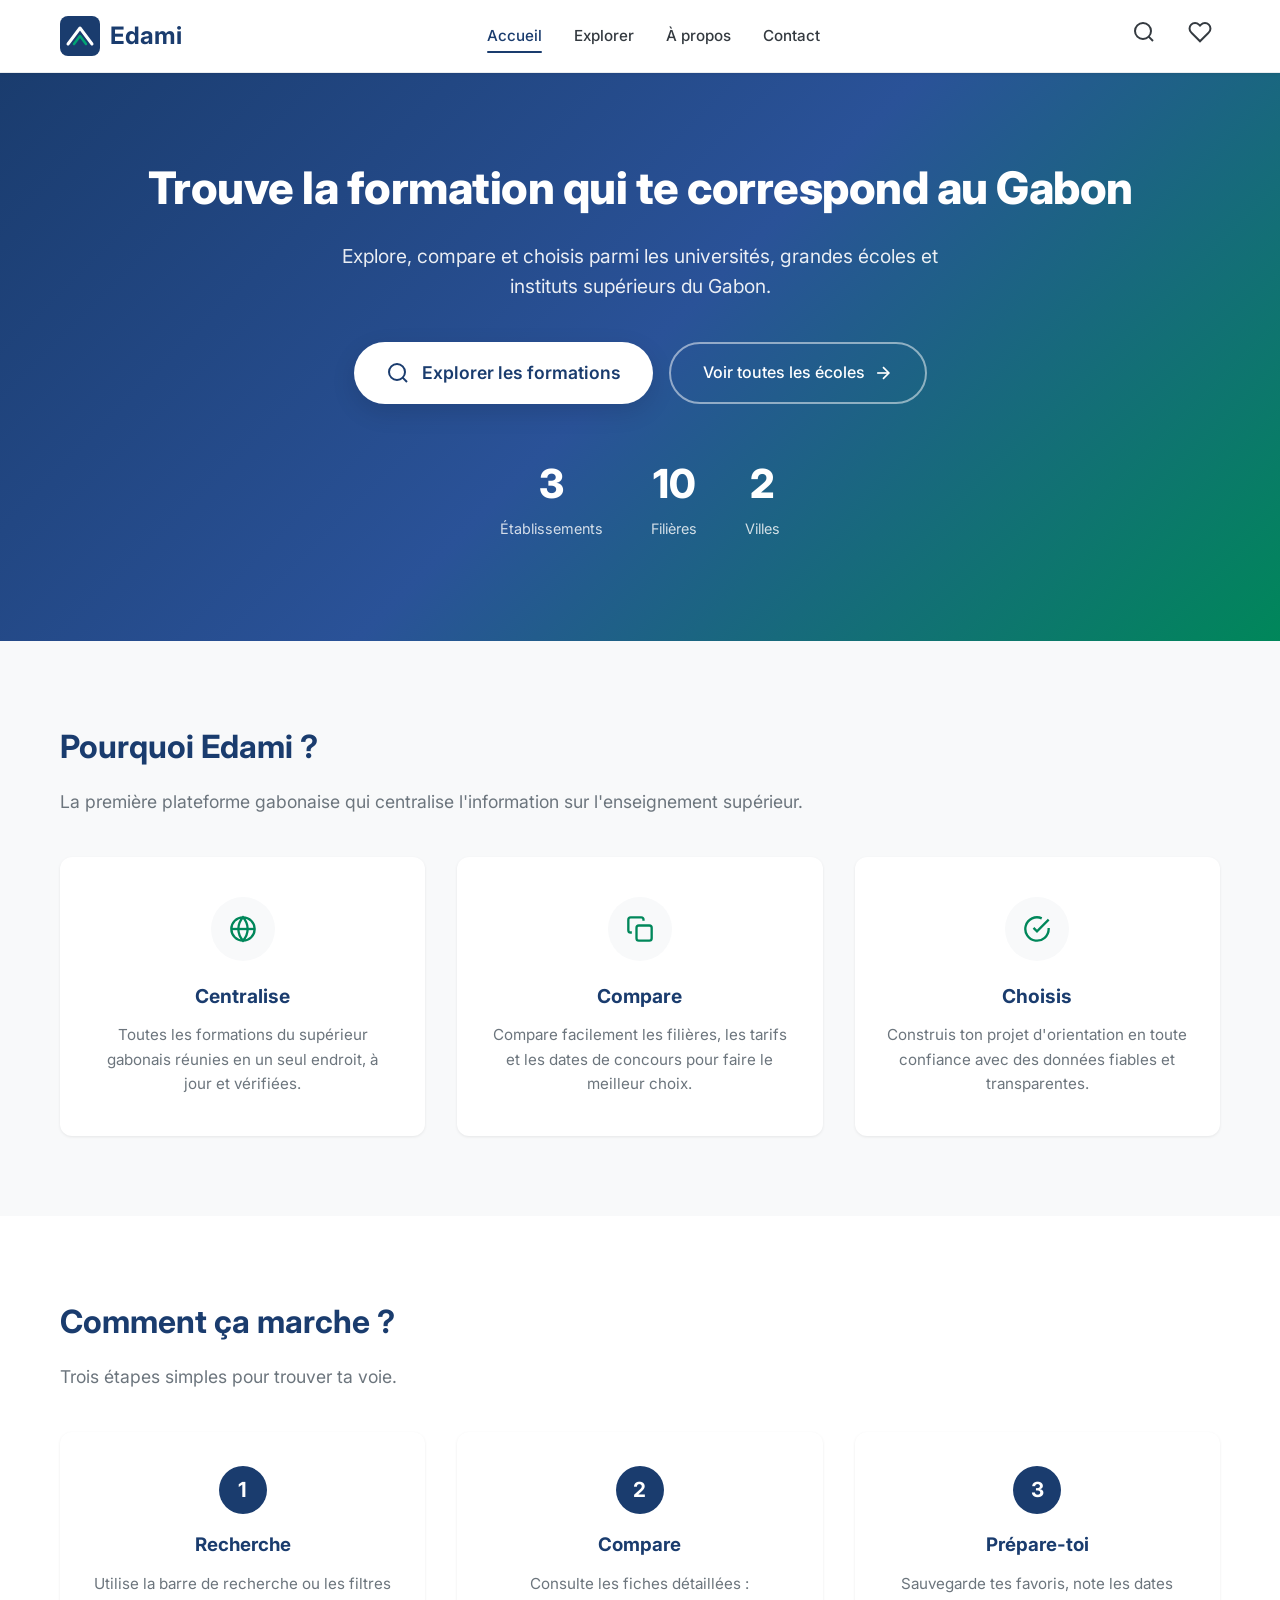
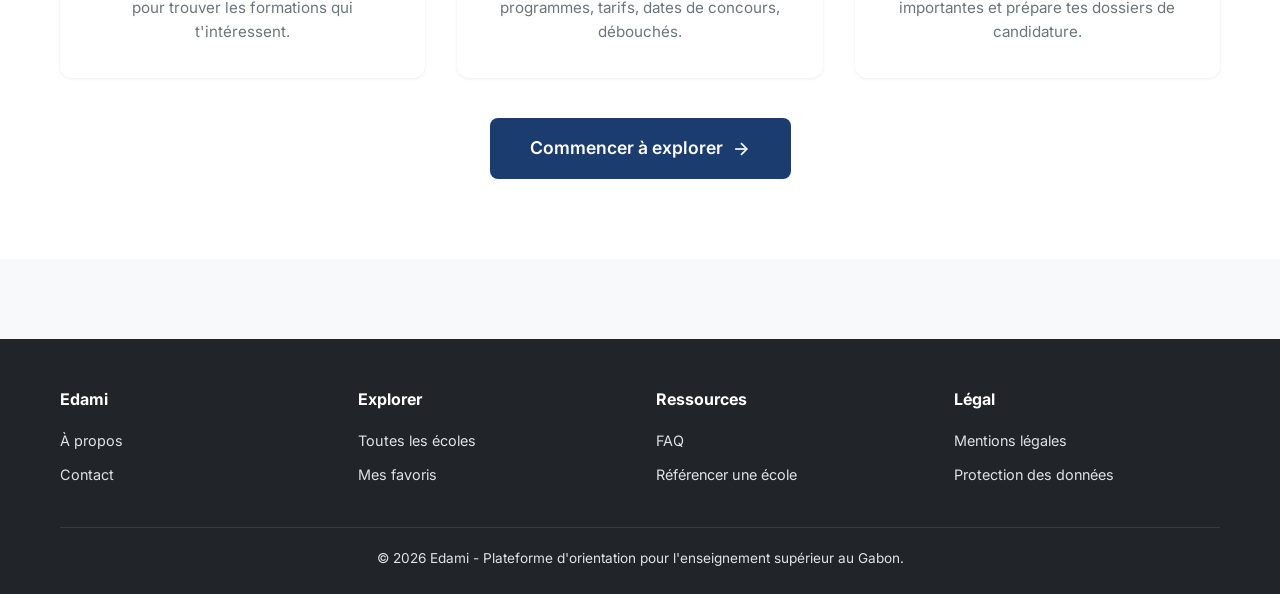
<file: index.html>
<!DOCTYPE html>
<html lang="fr">
<head>
  <meta charset="UTF-8">
  <meta name="viewport" content="width=device-width, initial-scale=1.0">
  <meta name="description" content="Edami - Trouve la formation supérieure qui te correspond au Gabon. Compare les universités, grandes écoles et instituts gabonais.">
  <title>Edami - Orientation et information sur l'enseignement supérieur au Gabon</title>
  <link rel="preconnect" href="https://fonts.googleapis.com">
  <link rel="preconnect" href="https://fonts.gstatic.com" crossorigin>
  <link href="https://fonts.googleapis.com/css2?family=Inter:wght@400;500;600;700;800&display=swap" rel="stylesheet">
  <link rel="stylesheet" href="css/style.css">
</head>
<body>
  <header>
    <div class="container">
      <a href="index.html" class="logo" aria-label="Edami - Accueil">
        <svg width="40" height="40" viewBox="0 0 40 40" fill="none">
          <rect width="40" height="40" rx="8" fill="#1a3c6e"/>
          <path d="M8 28 L20 12 L32 28" stroke="white" stroke-width="3" stroke-linecap="round" stroke-linejoin="round"/>
          <path d="M14 28 L20 20 L26 28" stroke="#00a473" stroke-width="2.5" stroke-linecap="round" stroke-linejoin="round"/>
        </svg>
        <span>Edami</span>
      </a>
      <nav>
        <ul class="nav-links" id="nav-links">
          <li><a href="index.html" class="active">Accueil</a></li>
          <li><a href="explorer.html">Explorer</a></li>
          <li><a href="a-propos.html">À propos</a></li>
          <li><a href="contact.html">Contact</a></li>
        </ul>
      </nav>
      <div class="nav-actions">
        <a href="explorer.html" class="icon-btn search-trigger" aria-label="Rechercher">
          <svg width="24" height="24" viewBox="0 0 24 24" fill="none" stroke="currentColor" stroke-width="2"><circle cx="11" cy="11" r="8"/><line x1="21" y1="21" x2="16.65" y2="16.65"/></svg>
        </a>
        <a href="sauvegarde.html" class="icon-btn" aria-label="Favoris sauvegardés">
          <svg width="24" height="24" viewBox="0 0 24 24" fill="none" stroke="currentColor" stroke-width="2"><path d="M20.84 4.61a5.5 5.5 0 0 0-7.78 0L12 5.67l-1.06-1.06a5.5 5.5 0 0 0-7.78 7.78l1.06 1.06L12 21.23l7.78-7.78 1.06-1.06a5.5 5.5 0 0 0 0-7.78z"/></svg>
          <span class="badge fav-badge">0</span>
        </a>
        <button class="hamburger" id="hamburger-btn" aria-label="Menu">
          <svg width="24" height="24" viewBox="0 0 24 24" fill="none" stroke="currentColor" stroke-width="2"><line x1="3" y1="6" x2="21" y2="6"/><line x1="3" y1="12" x2="21" y2="12"/><line x1="3" y1="18" x2="21" y2="18"/></svg>
        </button>
      </div>
    </div>
  </header>

  <main>
    <!-- Section Héro -->
    <section class="hero">
      <div class="container">
        <h1>Trouve la formation qui te correspond au Gabon</h1>
        <p>Explore, compare et choisis parmi les universités, grandes écoles et instituts supérieurs du Gabon.</p>
        <div class="hero-actions">
          <a href="explorer.html" class="btn btn-hero">
            <svg width="24" height="24" viewBox="0 0 24 24" fill="none" stroke="currentColor" stroke-width="2"><circle cx="11" cy="11" r="8"/><line x1="21" y1="21" x2="16.65" y2="16.65"/></svg>
            Explorer les formations
          </a>
          <a href="explorer.html" class="btn btn-hero-secondary">
            Voir toutes les écoles
            <svg width="20" height="20" viewBox="0 0 24 24" fill="none" stroke="currentColor" stroke-width="2"><line x1="5" y1="12" x2="19" y2="12"/><polyline points="12 5 19 12 12 19"/></svg>
          </a>
        </div>
        <div class="hero-stats">
          <div class="stat-item">
            <span class="stat-number" id="ecoles-count">3</span>
            <span class="stat-label">Établissements</span>
          </div>
          <div class="stat-item">
            <span class="stat-number" id="filieres-count">10</span>
            <span class="stat-label">Filières</span>
          </div>
          <div class="stat-item">
            <span class="stat-number">2</span>
            <span class="stat-label">Villes</span>
          </div>
        </div>
      </div>
    </section>

    <!-- Pourquoi Edami ? -->
    <section class="section" id="pourquoi">
      <div class="container">
        <h2 class="section-title">Pourquoi Edami ?</h2>
        <p class="section-subtitle">La première plateforme gabonaise qui centralise l'information sur l'enseignement supérieur.</p>
        <div class="features-grid">
          <div class="feature-card">
            <div class="feature-icon">
              <svg width="28" height="28" viewBox="0 0 24 24" fill="none" stroke="currentColor" stroke-width="2"><circle cx="12" cy="12" r="10"/><line x1="2" y1="12" x2="22" y2="12"/><path d="M12 2a15.3 15.3 0 0 1 4 10 15.3 15.3 0 0 1-4 10 15.3 15.3 0 0 1-4-10 15.3 15.3 0 0 1 4-10z"/></svg>
            </div>
            <h3>Centralise</h3>
            <p>Toutes les formations du supérieur gabonais réunies en un seul endroit, à jour et vérifiées.</p>
          </div>
          <div class="feature-card">
            <div class="feature-icon">
              <svg width="28" height="28" viewBox="0 0 24 24" fill="none" stroke="currentColor" stroke-width="2"><rect x="9" y="9" width="13" height="13" rx="2" ry="2"/><path d="M5 15H4a2 2 0 0 1-2-2V4a2 2 0 0 1 2-2h9a2 2 0 0 1 2 2v1"/></svg>
            </div>
            <h3>Compare</h3>
            <p>Compare facilement les filières, les tarifs et les dates de concours pour faire le meilleur choix.</p>
          </div>
          <div class="feature-card">
            <div class="feature-icon">
              <svg width="28" height="28" viewBox="0 0 24 24" fill="none" stroke="currentColor" stroke-width="2"><path d="M22 11.08V12a10 10 0 1 1-5.93-9.14"/><polyline points="22 4 12 14.01 9 11.01"/></svg>
            </div>
            <h3>Choisis</h3>
            <p>Construis ton projet d'orientation en toute confiance avec des données fiables et transparentes.</p>
          </div>
        </div>
      </div>
    </section>

    <!-- Comment ça marche -->
    <section class="section" style="background: var(--white);">
      <div class="container">
        <h2 class="section-title">Comment ça marche ?</h2>
        <p class="section-subtitle">Trois étapes simples pour trouver ta voie.</p>
        <div class="steps-grid">
          <div class="step-card">
            <div class="step-number">1</div>
            <h3>Recherche</h3>
            <p>Utilise la barre de recherche ou les filtres pour trouver les formations qui t'intéressent.</p>
          </div>
          <div class="step-card">
            <div class="step-number">2</div>
            <h3>Compare</h3>
            <p>Consulte les fiches détaillées : programmes, tarifs, dates de concours, débouchés.</p>
          </div>
          <div class="step-card">
            <div class="step-number">3</div>
            <h3>Prépare-toi</h3>
            <p>Sauvegarde tes favoris, note les dates importantes et prépare tes dossiers de candidature.</p>
          </div>
        </div>
        <div style="text-align: center; margin-top: 40px;">
          <a href="explorer.html" class="btn btn-primary" style="font-size: 1.1rem; padding: 16px 40px;">
            Commencer à explorer
            <svg width="20" height="20" viewBox="0 0 24 24" fill="none" stroke="currentColor" stroke-width="2"><line x1="5" y1="12" x2="19" y2="12"/><polyline points="12 5 19 12 12 19"/></svg>
          </a>
        </div>
      </div>
    </section>
  </main>

  <footer>
    <div class="container">
      <div class="footer-grid">
        <div class="footer-col">
          <h4>Edami</h4>
          <ul>
            <li><a href="a-propos.html">À propos</a></li>
            <li><a href="contact.html">Contact</a></li>
          </ul>
        </div>
        <div class="footer-col">
          <h4>Explorer</h4>
          <ul>
            <li><a href="explorer.html">Toutes les écoles</a></li>
            <li><a href="sauvegarde.html">Mes favoris</a></li>
          </ul>
        </div>
        <div class="footer-col">
          <h4>Ressources</h4>
          <ul>
            <li><a href="contact.html#faq">FAQ</a></li>
            <li><a href="contact.html#referencement">Référencer une école</a></li>
          </ul>
        </div>
        <div class="footer-col">
          <h4>Légal</h4>
          <ul>
            <li><a href="#">Mentions légales</a></li>
            <li><a href="#">Protection des données</a></li>
          </ul>
        </div>
      </div>
      <div class="footer-bottom">
        <p>© 2026 Edami - Plateforme d'orientation pour l'enseignement supérieur au Gabon.</p>
      </div>
    </div>
  </footer>

  <script src="js/data-loader.js"></script>
  <script src="js/favorites.js"></script>
  <script src="js/main.js"></script>
</body>
</html>
</file>
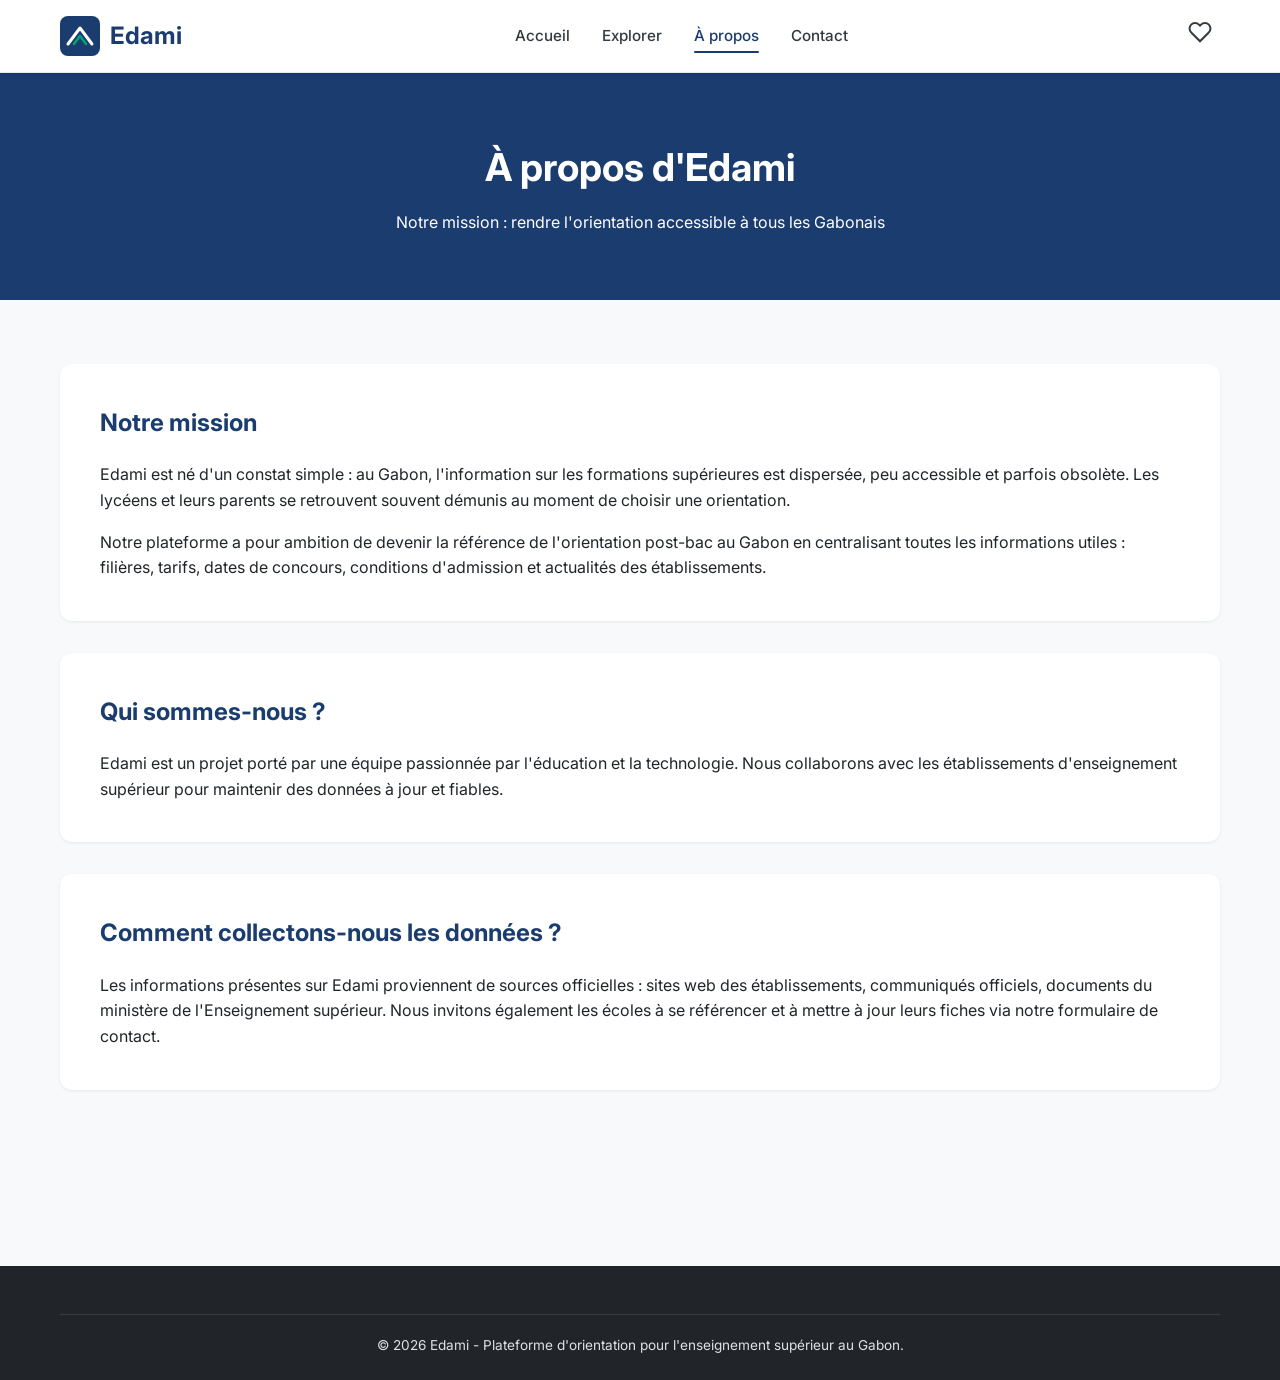
<file: a-propos.html>
<!DOCTYPE html>
<html lang="fr">
<head>
  <meta charset="UTF-8">
  <meta name="viewport" content="width=device-width, initial-scale=1.0">
  <meta name="description" content="Découvrez la mission d'Edami, la plateforme qui centralise l'information sur l'enseignement supérieur au Gabon.">
  <title>À propos - Edami</title>
  <link rel="preconnect" href="https://fonts.googleapis.com">
  <link rel="preconnect" href="https://fonts.gstatic.com" crossorigin>
  <link href="https://fonts.googleapis.com/css2?family=Inter:wght@400;500;600;700;800&display=swap" rel="stylesheet">
  <link rel="stylesheet" href="css/style.css">
</head>
<body>
  <header>
    <div class="container">
      <a href="index.html" class="logo" aria-label="Edami - Accueil">
        <svg width="40" height="40" viewBox="0 0 40 40" fill="none">
          <rect width="40" height="40" rx="8" fill="#1a3c6e"/>
          <path d="M8 28 L20 12 L32 28" stroke="white" stroke-width="3" stroke-linecap="round" stroke-linejoin="round"/>
          <path d="M14 28 L20 20 L26 28" stroke="#00a473" stroke-width="2.5" stroke-linecap="round" stroke-linejoin="round"/>
        </svg>
        <span>Edami</span>
      </a>
      <nav>
        <ul class="nav-links" id="nav-links">
          <li><a href="index.html">Accueil</a></li>
          <li><a href="index.html#explorer">Explorer</a></li>
          <li><a href="a-propos.html" class="active">À propos</a></li>
          <li><a href="contact.html">Contact</a></li>
        </ul>
      </nav>
      <div class="nav-actions">
        <a href="sauvegarde.html" class="icon-btn" aria-label="Favoris sauvegardés">
          <svg width="24" height="24" viewBox="0 0 24 24" fill="none" stroke="currentColor" stroke-width="2"><path d="M20.84 4.61a5.5 5.5 0 0 0-7.78 0L12 5.67l-1.06-1.06a5.5 5.5 0 0 0-7.78 7.78l1.06 1.06L12 21.23l7.78-7.78 1.06-1.06a5.5 5.5 0 0 0 0-7.78z"/></svg>
          <span class="badge fav-badge">0</span>
        </a>
      </div>
    </div>
  </header>

  <main>
    <div class="page-header">
      <h1>À propos d'Edami</h1>
      <p>Notre mission : rendre l'orientation accessible à tous les Gabonais</p>
    </div>
    
    <section class="page-content">
      <div class="container">
        <div class="content-block">
          <h2>Notre mission</h2>
          <p>Edami est né d'un constat simple : au Gabon, l'information sur les formations supérieures est dispersée, peu accessible et parfois obsolète. Les lycéens et leurs parents se retrouvent souvent démunis au moment de choisir une orientation.</p>
          <p style="margin-top: 16px;">Notre plateforme a pour ambition de devenir la référence de l'orientation post-bac au Gabon en centralisant toutes les informations utiles : filières, tarifs, dates de concours, conditions d'admission et actualités des établissements.</p>
        </div>

        <div class="content-block">
          <h2>Qui sommes-nous ?</h2>
          <p>Edami est un projet porté par une équipe passionnée par l'éducation et la technologie. Nous collaborons avec les établissements d'enseignement supérieur pour maintenir des données à jour et fiables.</p>
        </div>

        <div class="content-block">
          <h2>Comment collectons-nous les données ?</h2>
          <p>Les informations présentes sur Edami proviennent de sources officielles : sites web des établissements, communiqués officiels, documents du ministère de l'Enseignement supérieur. Nous invitons également les écoles à se référencer et à mettre à jour leurs fiches via notre formulaire de contact.</p>
        </div>
      </div>
    </section>
  </main>

  <footer>
    <div class="container">
      <div class="footer-bottom">
        <p>© 2026 Edami - Plateforme d'orientation pour l'enseignement supérieur au Gabon.</p>
      </div>
    </div>
  </footer>

  <script src="js/data-loader.js"></script>
  <script src="js/favorites.js"></script>
  <script src="js/main.js"></script>
</body>
</html>
</file>
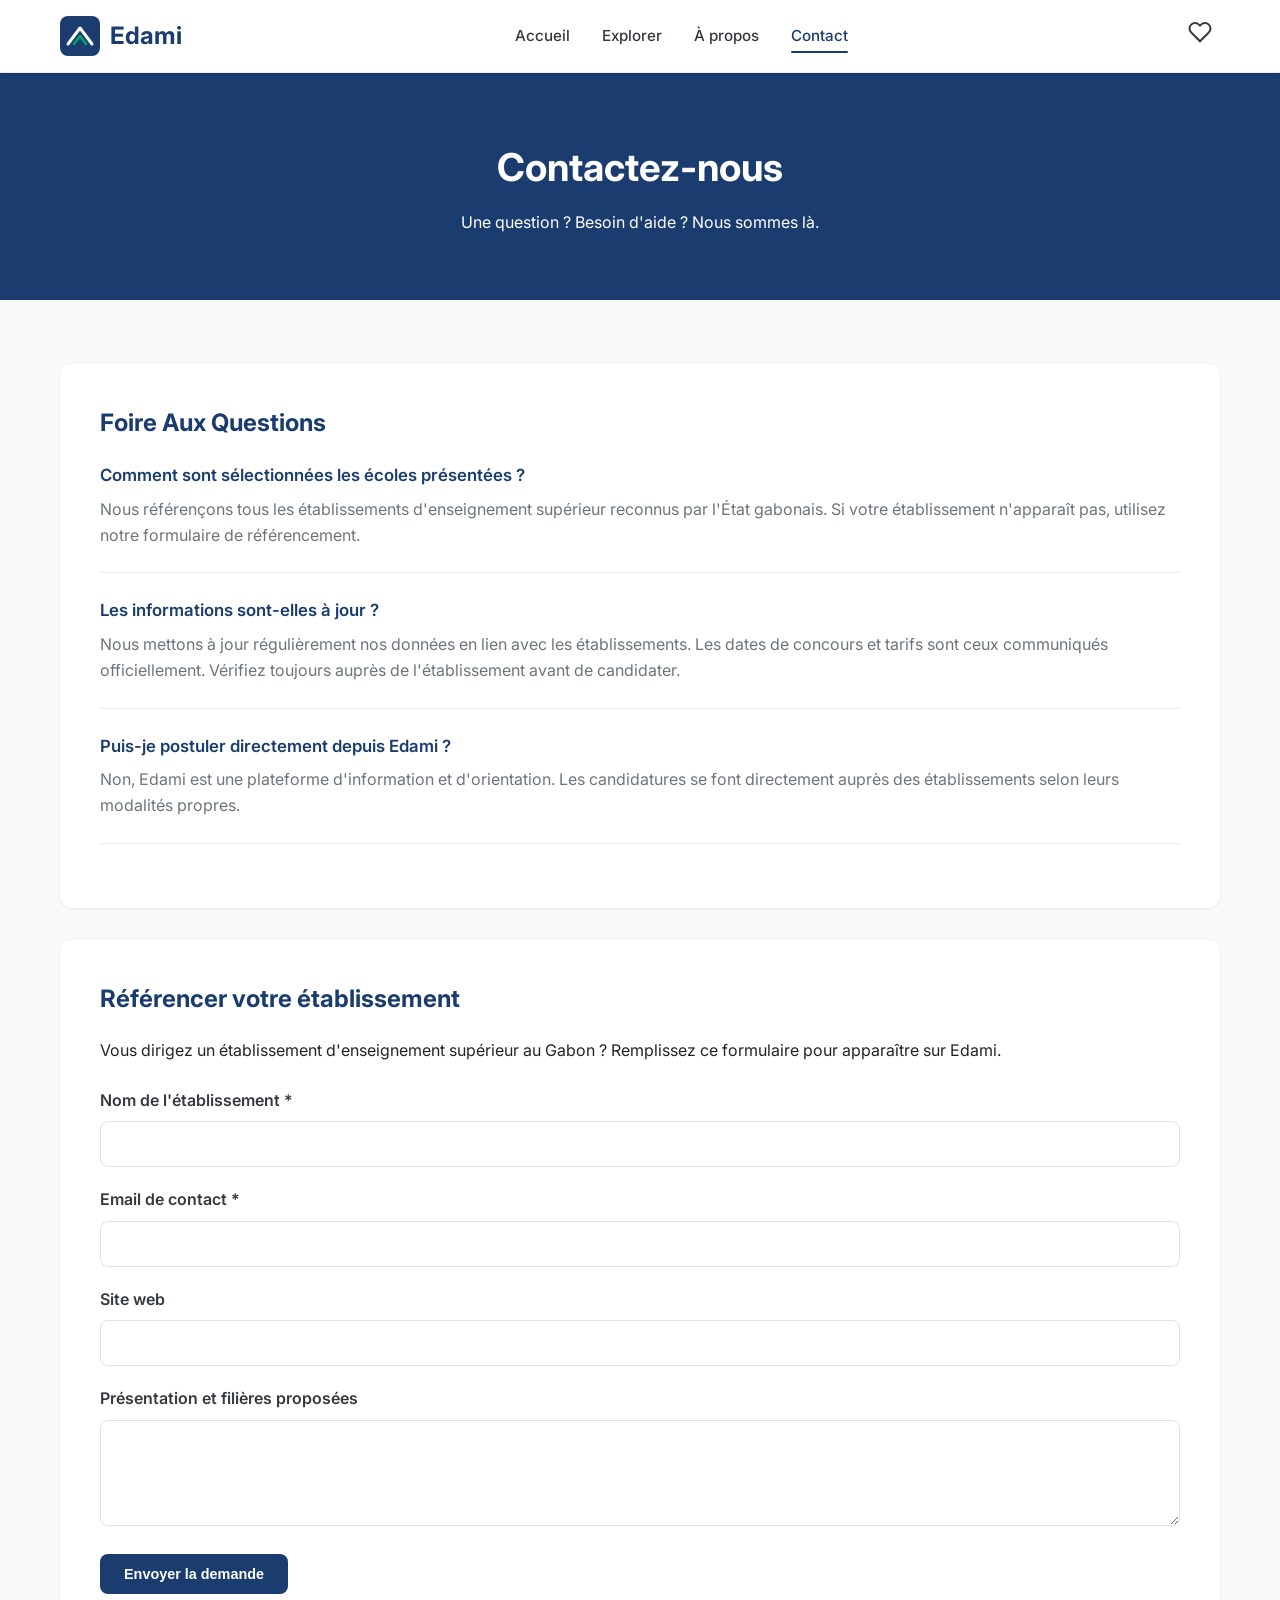
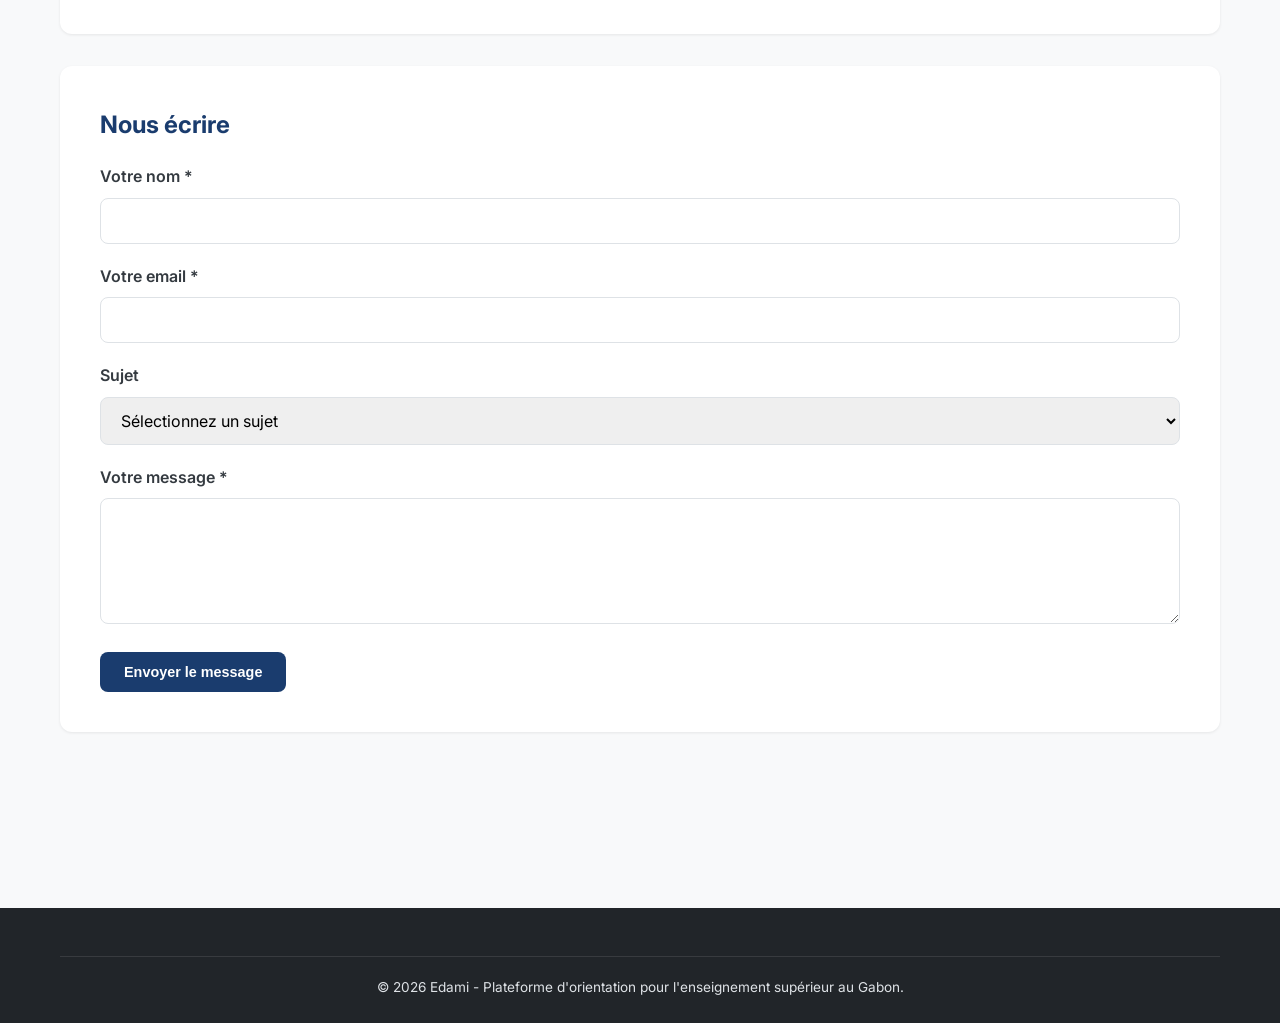
<file: contact.html>
<!DOCTYPE html>
<html lang="fr">
<head>
  <meta charset="UTF-8">
  <meta name="viewport" content="width=device-width, initial-scale=1.0">
  <meta name="description" content="Contactez l'équipe Edami, consultez notre FAQ ou référencez votre établissement.">
  <title>Contact - Edami</title>
  <link rel="preconnect" href="https://fonts.googleapis.com">
  <link rel="preconnect" href="https://fonts.gstatic.com" crossorigin>
  <link href="https://fonts.googleapis.com/css2?family=Inter:wght@400;500;600;700;800&display=swap" rel="stylesheet">
  <link rel="stylesheet" href="css/style.css">
</head>
<body>
  <header>
    <div class="container">
      <a href="index.html" class="logo" aria-label="Edami - Accueil">
        <svg width="40" height="40" viewBox="0 0 40 40" fill="none">
          <rect width="40" height="40" rx="8" fill="#1a3c6e"/>
          <path d="M8 28 L20 12 L32 28" stroke="white" stroke-width="3" stroke-linecap="round" stroke-linejoin="round"/>
          <path d="M14 28 L20 20 L26 28" stroke="#00a473" stroke-width="2.5" stroke-linecap="round" stroke-linejoin="round"/>
        </svg>
        <span>Edami</span>
      </a>
      <nav>
        <ul class="nav-links" id="nav-links">
          <li><a href="index.html">Accueil</a></li>
          <li><a href="index.html#explorer">Explorer</a></li>
          <li><a href="a-propos.html">À propos</a></li>
          <li><a href="contact.html" class="active">Contact</a></li>
        </ul>
      </nav>
      <div class="nav-actions">
        <a href="sauvegarde.html" class="icon-btn" aria-label="Favoris sauvegardés">
          <svg width="24" height="24" viewBox="0 0 24 24" fill="none" stroke="currentColor" stroke-width="2"><path d="M20.84 4.61a5.5 5.5 0 0 0-7.78 0L12 5.67l-1.06-1.06a5.5 5.5 0 0 0-7.78 7.78l1.06 1.06L12 21.23l7.78-7.78 1.06-1.06a5.5 5.5 0 0 0 0-7.78z"/></svg>
          <span class="badge fav-badge">0</span>
        </a>
      </div>
    </div>
  </header>

  <main>
    <div class="page-header">
      <h1>Contactez-nous</h1>
      <p>Une question ? Besoin d'aide ? Nous sommes là.</p>
    </div>
    
    <section class="page-content">
      <div class="container">
        <div class="content-block" id="faq">
          <h2>Foire Aux Questions</h2>
          
          <div class="faq-item">
            <p class="faq-question">Comment sont sélectionnées les écoles présentées ?</p>
            <p class="faq-answer">Nous référençons tous les établissements d'enseignement supérieur reconnus par l'État gabonais. Si votre établissement n'apparaît pas, utilisez notre formulaire de référencement.</p>
          </div>
          
          <div class="faq-item">
            <p class="faq-question">Les informations sont-elles à jour ?</p>
            <p class="faq-answer">Nous mettons à jour régulièrement nos données en lien avec les établissements. Les dates de concours et tarifs sont ceux communiqués officiellement. Vérifiez toujours auprès de l'établissement avant de candidater.</p>
          </div>
          
          <div class="faq-item">
            <p class="faq-question">Puis-je postuler directement depuis Edami ?</p>
            <p class="faq-answer">Non, Edami est une plateforme d'information et d'orientation. Les candidatures se font directement auprès des établissements selon leurs modalités propres.</p>
          </div>
        </div>

        <div class="content-block" id="referencement">
          <h2>Référencer votre établissement</h2>
          <p style="margin-bottom: 24px;">Vous dirigez un établissement d'enseignement supérieur au Gabon ? Remplissez ce formulaire pour apparaître sur Edami.</p>
          
          <form id="referencement-form">
            <div class="form-group">
              <label for="nom-etablissement">Nom de l'établissement *</label>
              <input type="text" id="nom-etablissement" required>
            </div>
            <div class="form-group">
              <label for="email-contact">Email de contact *</label>
              <input type="email" id="email-contact" required>
            </div>
            <div class="form-group">
              <label for="site-web">Site web</label>
              <input type="url" id="site-web">
            </div>
            <div class="form-group">
              <label for="message-ref">Présentation et filières proposées</label>
              <textarea id="message-ref" rows="4"></textarea>
            </div>
            <button type="submit" class="btn btn-primary">Envoyer la demande</button>
          </form>
        </div>

        <div class="content-block">
          <h2>Nous écrire</h2>
          <form id="contact-form">
            <div class="form-group">
              <label for="nom">Votre nom *</label>
              <input type="text" id="nom" required>
            </div>
            <div class="form-group">
              <label for="email">Votre email *</label>
              <input type="email" id="email" required>
            </div>
            <div class="form-group">
              <label for="sujet">Sujet</label>
              <select id="sujet">
                <option value="">Sélectionnez un sujet</option>
                <option value="question">Question générale</option>
                <option value="bug">Signaler un problème</option>
                <option value="suggestion">Suggestion d'amélioration</option>
              </select>
            </div>
            <div class="form-group">
              <label for="message">Votre message *</label>
              <textarea id="message" rows="5" required></textarea>
            </div>
            <button type="submit" class="btn btn-primary">Envoyer le message</button>
          </form>
        </div>
      </div>
    </section>
  </main>

  <footer>
    <div class="container">
      <div class="footer-bottom">
        <p>© 2026 Edami - Plateforme d'orientation pour l'enseignement supérieur au Gabon.</p>
      </div>
    </div>
  </footer>

  <script>
    // Gestion simple des formulaires
    document.getElementById('contact-form')?.addEventListener('submit', function(e) {
      e.preventDefault();
      alert('Merci pour votre message ! Nous vous répondrons dans les plus brefs délais.');
      this.reset();
    });
    
    document.getElementById('referencement-form')?.addEventListener('submit', function(e) {
      e.preventDefault();
      alert('Merci pour votre demande de référencement ! Notre équipe vous contactera sous 48h.');
      this.reset();
    });
  </script>
  <script src="js/data-loader.js"></script>
  <script src="js/favorites.js"></script>
  <script src="js/main.js"></script>
</body>
</html>
</file>
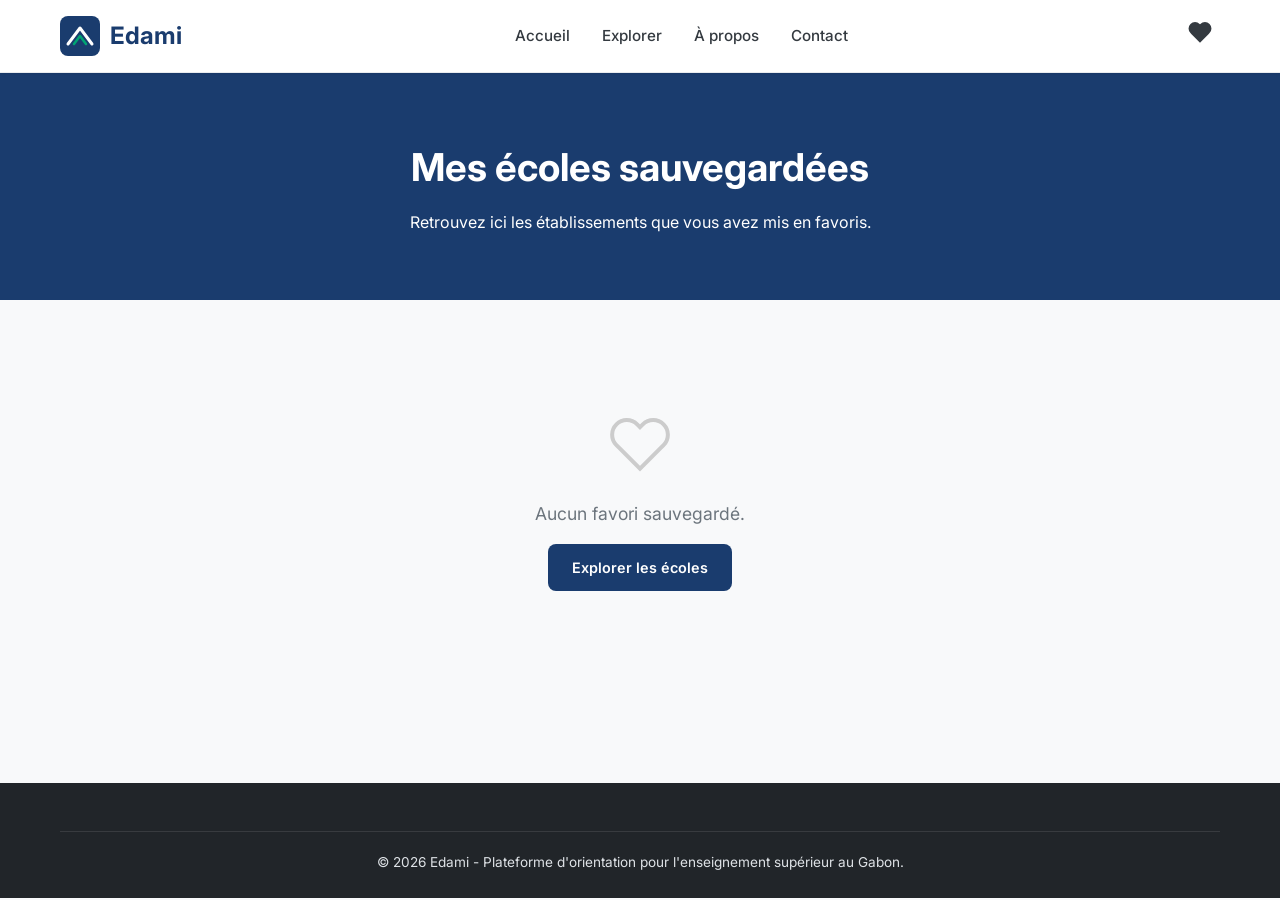
<file: sauvegarde.html>
<!DOCTYPE html>
<html lang="fr">
<head>
  <meta charset="UTF-8">
  <meta name="viewport" content="width=device-width, initial-scale=1.0">
  <meta name="description" content="Consultez vos établissements sauvegardés sur Edami et comparez leurs formations.">
  <title>Mes favoris - Edami</title>
  <link rel="preconnect" href="https://fonts.googleapis.com">
  <link rel="preconnect" href="https://fonts.gstatic.com" crossorigin>
  <link href="https://fonts.googleapis.com/css2?family=Inter:wght@400;500;600;700;800&display=swap" rel="stylesheet">
  <link rel="stylesheet" href="css/style.css">
</head>
<body>
  <header>
    <div class="container">
      <a href="index.html" class="logo" aria-label="Edami - Accueil">
        <svg width="40" height="40" viewBox="0 0 40 40" fill="none">
          <rect width="40" height="40" rx="8" fill="#1a3c6e"/>
          <path d="M8 28 L20 12 L32 28" stroke="white" stroke-width="3" stroke-linecap="round" stroke-linejoin="round"/>
          <path d="M14 28 L20 20 L26 28" stroke="#00a473" stroke-width="2.5" stroke-linecap="round" stroke-linejoin="round"/>
        </svg>
        <span>Edami</span>
      </a>
      <nav>
        <ul class="nav-links" id="nav-links">
          <li><a href="index.html">Accueil</a></li>
          <li><a href="index.html#explorer">Explorer</a></li>
          <li><a href="a-propos.html">À propos</a></li>
          <li><a href="contact.html">Contact</a></li>
        </ul>
      </nav>
      <div class="nav-actions">
        <a href="sauvegarde.html" class="icon-btn" aria-label="Favoris sauvegardés">
          <svg width="24" height="24" viewBox="0 0 24 24" fill="currentColor" stroke="currentColor" stroke-width="2"><path d="M20.84 4.61a5.5 5.5 0 0 0-7.78 0L12 5.67l-1.06-1.06a5.5 5.5 0 0 0-7.78 7.78l1.06 1.06L12 21.23l7.78-7.78 1.06-1.06a5.5 5.5 0 0 0 0-7.78z"/></svg>
          <span class="badge fav-badge">0</span>
        </a>
      </div>
    </div>
  </header>

  <main>
    <div class="page-header">
      <h1>Mes écoles sauvegardées</h1>
      <p>Retrouvez ici les établissements que vous avez mis en favoris.</p>
    </div>
    
    <section class="page-content">
      <div class="container">
        <div class="ecoles-grid" id="favorites-list">
          <!-- Chargement dynamique -->
        </div>
      </div>
    </section>
  </main>

  <footer>
    <div class="container">
      <div class="footer-bottom">
        <p>© 2026 Edami - Plateforme d'orientation pour l'enseignement supérieur au Gabon.</p>
      </div>
    </div>
  </footer>

  <script src="js/data-loader.js"></script>
  <script src="js/favorites.js"></script>
  <script src="js/search-filters.js"></script>
  <script src="js/main.js"></script>
</body>
</html>
</file>
<file: css/style.css>
/* ==========================================
   EDAMI - Variables et Reset
   ========================================== */
:root {
  --primary: #1a3c6e;
  --primary-light: #2a5298;
  --secondary: #00875a;
  --secondary-light: #00a473;
  --accent: #f5a623;
  --gray-50: #f8f9fa;
  --gray-100: #f1f3f5;
  --gray-200: #e9ecef;
  --gray-300: #dee2e6;
  --gray-600: #6c757d;
  --gray-800: #343a40;
  --gray-900: #212529;
  --white: #ffffff;
  --shadow-sm: 0 1px 3px rgba(0,0,0,0.08);
  --shadow-md: 0 4px 12px rgba(0,0,0,0.1);
  --shadow-lg: 0 8px 24px rgba(0,0,0,0.12);
  --radius-sm: 8px;
  --radius-md: 12px;
  --radius-lg: 16px;
  --transition: 0.2s ease;
  --font-main: 'Inter', system-ui, -apple-system, sans-serif;
}

* {
  margin: 0;
  padding: 0;
  box-sizing: border-box;
}

html {
  scroll-behavior: smooth;
  scroll-padding-top: 80px;
}

body {
  font-family: var(--font-main);
  color: var(--gray-900);
  background: var(--gray-50);
  line-height: 1.6;
  -webkit-font-smoothing: antialiased;
}

img {
  max-width: 100%;
  height: auto;
}

a {
  color: var(--primary);
  text-decoration: none;
  transition: var(--transition);
}

a:hover {
  color: var(--primary-light);
}

.container {
  max-width: 1200px;
  margin: 0 auto;
  padding: 0 20px;
}

/* ==========================================
   HEADER & NAVIGATION
   ========================================== */
header {
  background: var(--white);
  border-bottom: 1px solid var(--gray-200);
  position: sticky;
  top: 0;
  z-index: 1000;
  box-shadow: var(--shadow-sm);
}

header .container {
  display: flex;
  align-items: center;
  justify-content: space-between;
  height: 72px;
}

.logo {
  display: flex;
  align-items: center;
  gap: 10px;
  font-weight: 700;
  font-size: 1.5rem;
  color: var(--primary);
}

.logo img {
  height: 40px;
  width: auto;
}

.nav-links {
  display: flex;
  align-items: center;
  gap: 32px;
  list-style: none;
}

.nav-links a {
  color: var(--gray-800);
  font-weight: 500;
  font-size: 0.95rem;
  position: relative;
  padding: 8px 0;
}

.nav-links a:hover,
.nav-links a.active {
  color: var(--primary);
}

.nav-links a.active::after {
  content: '';
  position: absolute;
  bottom: 0;
  left: 0;
  width: 100%;
  height: 2px;
  background: var(--primary);
  border-radius: 2px;
}

.nav-actions {
  display: flex;
  align-items: center;
  gap: 16px;
}

.icon-btn {
  background: none;
  border: none;
  cursor: pointer;
  padding: 8px;
  border-radius: 50%;
  color: var(--gray-800);
  transition: var(--transition);
  position: relative;
}

.icon-btn:hover {
  background: var(--gray-100);
  color: var(--primary);
}

.badge {
  position: absolute;
  top: -4px;
  right: -4px;
  background: var(--secondary);
  color: white;
  font-size: 0.7rem;
  font-weight: 700;
  width: 20px;
  height: 20px;
  border-radius: 50%;
  display: flex;
  align-items: center;
  justify-content: center;
}

.hamburger {
  display: none;
  background: none;
  border: none;
  cursor: pointer;
  padding: 8px;
  color: var(--gray-800);
}

/* ==========================================
   HERO SECTION
   ========================================== */
.hero {
  background: linear-gradient(135deg, var(--primary) 0%, var(--primary-light) 50%, var(--secondary) 100%);
  color: var(--white);
  padding: 80px 0 100px;
  text-align: center;
}

.hero h1 {
  font-size: 2.8rem;
  font-weight: 800;
  margin-bottom: 16px;
  letter-spacing: -0.5px;
}

.hero p {
  font-size: 1.2rem;
  opacity: 0.9;
  margin-bottom: 40px;
  max-width: 600px;
  margin-left: auto;
  margin-right: auto;
}

.search-bar {
  max-width: 600px;
  margin: 0 auto;
  position: relative;
}

.search-bar input {
  width: 100%;
  padding: 18px 56px 18px 24px;
  border: 2px solid transparent;
  border-radius: 50px;
  font-size: 1.05rem;
  background: var(--white);
  color: var(--gray-900);
  box-shadow: var(--shadow-lg);
  transition: var(--transition);
}

.search-bar input:focus {
  outline: none;
  border-color: var(--secondary);
  box-shadow: 0 0 0 4px rgba(0,135,90,0.1);
}

.search-bar button {
  position: absolute;
  right: 6px;
  top: 50%;
  transform: translateY(-50%);
  background: var(--secondary);
  color: white;
  border: none;
  width: 48px;
  height: 48px;
  border-radius: 50%;
  cursor: pointer;
  transition: var(--transition);
}

.search-bar button:hover {
  background: var(--secondary-light);
}

/* ==========================================
   SECTIONS
   ========================================== */
.section {
  padding: 80px 0;
}

.section-title {
  font-size: 2rem;
  font-weight: 700;
  margin-bottom: 16px;
  color: var(--primary);
}

.section-subtitle {
  font-size: 1.1rem;
  color: var(--gray-600);
  margin-bottom: 40px;
}

/* Why Edami */
.features-grid {
  display: grid;
  grid-template-columns: repeat(3, 1fr);
  gap: 32px;
}

.feature-card {
  background: var(--white);
  padding: 40px 32px;
  border-radius: var(--radius-md);
  text-align: center;
  box-shadow: var(--shadow-sm);
  transition: var(--transition);
}

.feature-card:hover {
  box-shadow: var(--shadow-md);
  transform: translateY(-2px);
}

.feature-icon {
  width: 64px;
  height: 64px;
  background: var(--gray-50);
  border-radius: 50%;
  display: flex;
  align-items: center;
  justify-content: center;
  margin: 0 auto 20px;
  color: var(--secondary);
}

.feature-card h3 {
  font-size: 1.2rem;
  margin-bottom: 12px;
  color: var(--primary);
}

.feature-card p {
  color: var(--gray-600);
  font-size: 0.95rem;
}

/* Filters */
.filters-bar {
  background: var(--white);
  padding: 24px;
  border-radius: var(--radius-md);
  box-shadow: var(--shadow-sm);
  display: flex;
  gap: 16px;
  flex-wrap: wrap;
  align-items: center;
  margin-bottom: 40px;
}

.filter-group {
  display: flex;
  flex-direction: column;
  gap: 4px;
  flex: 1;
  min-width: 160px;
}

.filter-group label {
  font-size: 0.8rem;
  color: var(--gray-600);
  font-weight: 600;
  text-transform: uppercase;
  letter-spacing: 0.5px;
}

.filter-group select {
  padding: 10px 14px;
  border: 1px solid var(--gray-300);
  border-radius: var(--radius-sm);
  font-size: 0.95rem;
  background: var(--white);
  color: var(--gray-800);
  cursor: pointer;
}

.filter-group select:focus {
  outline: none;
  border-color: var(--secondary);
}

/* Cards */
.ecoles-grid {
  display: grid;
  grid-template-columns: repeat(3, 1fr);
  gap: 24px;
}

.ecole-card {
  background: var(--white);
  border-radius: var(--radius-md);
  box-shadow: var(--shadow-sm);
  overflow: hidden;
  transition: var(--transition);
  display: flex;
  flex-direction: column;
}

.ecole-card:hover {
  box-shadow: var(--shadow-lg);
  transform: translateY(-4px);
}

.card-header {
  padding: 20px;
  display: flex;
  align-items: center;
  gap: 16px;
  border-bottom: 1px solid var(--gray-200);
}

.card-logo {
  width: 56px;
  height: 56px;
  border-radius: var(--radius-sm);
  object-fit: contain;
  background: var(--gray-50);
  padding: 4px;
}

.card-identity h3 {
  font-size: 1.05rem;
  color: var(--primary);
  margin-bottom: 2px;
}

.card-identity span {
  font-size: 0.8rem;
  color: var(--gray-600);
}

.card-body {
  padding: 20px;
  flex: 1;
}

.card-info {
  list-style: none;
  display: flex;
  flex-direction: column;
  gap: 10px;
}

.card-info li {
  display: flex;
  align-items: center;
  gap: 8px;
  font-size: 0.9rem;
  color: var(--gray-800);
}

.card-info li svg {
  color: var(--secondary);
  flex-shrink: 0;
}

.card-footer {
  padding: 16px 20px;
  border-top: 1px solid var(--gray-200);
  display: flex;
  gap: 10px;
}

.btn {
  display: inline-flex;
  align-items: center;
  justify-content: center;
  gap: 8px;
  padding: 12px 24px;
  border-radius: var(--radius-sm);
  font-weight: 600;
  font-size: 0.9rem;
  cursor: pointer;
  transition: var(--transition);
  border: none;
  text-decoration: none;
}

.btn-primary {
  background: var(--primary);
  color: white;
  flex: 1;
}

.btn-primary:hover {
  background: var(--primary-light);
  color: white;
}

.btn-secondary {
  background: var(--gray-100);
  color: var(--gray-800);
}

.btn-secondary:hover {
  background: var(--gray-200);
  color: var(--gray-900);
}

.btn-outline {
  background: transparent;
  border: 2px solid var(--primary);
  color: var(--primary);
}

.btn-outline:hover {
  background: var(--primary);
  color: white;
}

.btn-fav {
  background: none;
  border: 2px solid var(--gray-300);
  color: var(--gray-600);
  padding: 12px;
  border-radius: var(--radius-sm);
  cursor: pointer;
  transition: var(--transition);
}

.btn-fav:hover,
.btn-fav.active {
  border-color: var(--accent);
  color: var(--accent);
}

.btn-fav.active svg {
  fill: var(--accent);
}

/* ==========================================
   PAGE ÉCOLE (Template)
   ========================================== */
.ecole-hero {
  background: var(--white);
  padding: 48px 0;
  border-bottom: 1px solid var(--gray-200);
}

.ecole-hero-content {
  display: flex;
  align-items: center;
  gap: 32px;
}

.ecole-hero-logo {
  width: 120px;
  height: 120px;
  border-radius: var(--radius-md);
  object-fit: contain;
  background: var(--gray-50);
  padding: 12px;
}

.ecole-hero-info h1 {
  font-size: 2rem;
  color: var(--primary);
  margin-bottom: 8px;
}

.ecole-meta {
  display: flex;
  gap: 16px;
  flex-wrap: wrap;
}

.ecole-meta .badge-info {
  background: var(--gray-100);
  color: var(--gray-800);
  padding: 6px 14px;
  border-radius: 50px;
  font-size: 0.85rem;
  font-weight: 500;
}

.ecole-section {
  background: var(--white);
  margin: 24px 0;
  padding: 32px;
  border-radius: var(--radius-md);
  box-shadow: var(--shadow-sm);
}

.ecole-section h2 {
  font-size: 1.4rem;
  color: var(--primary);
  margin-bottom: 24px;
  padding-bottom: 12px;
  border-bottom: 2px solid var(--gray-200);
}

.filieres-grid {
  display: grid;
  grid-template-columns: repeat(auto-fill, minmax(300px, 1fr));
  gap: 20px;
}

.filiere-card {
  border: 1px solid var(--gray-200);
  border-radius: var(--radius-sm);
  padding: 20px;
  transition: var(--transition);
}

.filiere-card:hover {
  border-color: var(--secondary);
  box-shadow: var(--shadow-sm);
}

.filiere-card h3 {
  font-size: 1.05rem;
  color: var(--primary);
  margin-bottom: 12px;
}

.filiere-details {
  display: flex;
  gap: 12px;
  flex-wrap: wrap;
  margin-bottom: 12px;
}

.filiere-tag {
  background: var(--gray-50);
  padding: 4px 12px;
  border-radius: 50px;
  font-size: 0.8rem;
  color: var(--gray-600);
}

.filiere-card p {
  font-size: 0.9rem;
  color: var(--gray-800);
}

.actualite-item {
  padding: 20px 0;
  border-bottom: 1px solid var(--gray-200);
}

.actualite-item:last-child {
  border-bottom: none;
}

.actualite-date {
  font-size: 0.85rem;
  color: var(--secondary);
  font-weight: 600;
  margin-bottom: 8px;
}

.actualite-item h3 {
  font-size: 1.1rem;
  color: var(--primary);
  margin-bottom: 8px;
}

/* ==========================================
   PAGES STATIQUES
   ========================================== */
.page-header {
  background: var(--primary);
  color: white;
  padding: 64px 0;
  text-align: center;
}

.page-header h1 {
  font-size: 2.4rem;
  margin-bottom: 12px;
}

.page-content {
  padding: 64px 0;
}

.content-block {
  background: var(--white);
  padding: 40px;
  border-radius: var(--radius-md);
  box-shadow: var(--shadow-sm);
  margin-bottom: 32px;
}

.content-block h2 {
  color: var(--primary);
  margin-bottom: 20px;
}

/* FAQ */
.faq-item {
  margin-bottom: 24px;
  padding-bottom: 24px;
  border-bottom: 1px solid var(--gray-200);
}

.faq-question {
  font-weight: 600;
  color: var(--primary);
  margin-bottom: 8px;
  font-size: 1.05rem;
}

.faq-answer {
  color: var(--gray-600);
}

/* Formulaire */
.form-group {
  margin-bottom: 20px;
}

.form-group label {
  display: block;
  font-weight: 600;
  margin-bottom: 8px;
  color: var(--gray-800);
}

.form-group input,
.form-group textarea,
.form-group select {
  width: 100%;
  padding: 12px 16px;
  border: 1px solid var(--gray-300);
  border-radius: var(--radius-sm);
  font-size: 1rem;
  font-family: var(--font-main);
}

.form-group input:focus,
.form-group textarea:focus {
  outline: none;
  border-color: var(--secondary);
  box-shadow: 0 0 0 3px rgba(0,135,90,0.1);
}

/* ==========================================
   FOOTER
   ========================================== */
footer {
  background: var(--gray-900);
  color: var(--gray-300);
  padding: 48px 0 24px;
  margin-top: 80px;
}

.footer-grid {
  display: grid;
  grid-template-columns: repeat(4, 1fr);
  gap: 32px;
  margin-bottom: 32px;
}

.footer-col h4 {
  color: white;
  margin-bottom: 16px;
  font-size: 1rem;
}

.footer-col ul {
  list-style: none;
}

.footer-col ul li {
  margin-bottom: 8px;
}

.footer-col a {
  color: var(--gray-300);
  font-size: 0.9rem;
}

.footer-col a:hover {
  color: white;
}

.footer-bottom {
  border-top: 1px solid rgba(255,255,255,0.1);
  padding-top: 20px;
  text-align: center;
  font-size: 0.85rem;
}

/* ==========================================
   RESPONSIVE
   ========================================== */
@media (max-width: 1024px) {
  .ecoles-grid {
    grid-template-columns: repeat(2, 1fr);
  }
  .features-grid {
    grid-template-columns: repeat(2, 1fr);
  }
  .ecole-hero-content {
    flex-direction: column;
    text-align: center;
  }
}

@media (max-width: 768px) {
  .nav-links {
    display: none;
    position: fixed;
    top: 72px;
    left: 0;
    width: 100%;
    background: var(--white);
    flex-direction: column;
    padding: 20px;
    box-shadow: var(--shadow-lg);
    z-index: 999;
  }
  
  .nav-links.open {
    display: flex;
  }
  
  .hamburger {
    display: block;
  }
  
  .ecoles-grid {
    grid-template-columns: 1fr;
  }
  
  .features-grid {
    grid-template-columns: 1fr;
  }
  
  .hero h1 {
    font-size: 2rem;
  }
  
  .filters-bar {
    flex-direction: column;
  }
  
  .footer-grid {
    grid-template-columns: repeat(2, 1fr);
  }
  
  .ecole-hero-logo {
    width: 80px;
    height: 80px;
  }
}

@media (max-width: 480px) {
  .footer-grid {
    grid-template-columns: 1fr;
  }
  
  .container {
    padding: 0 12px;
  }
  
  .section {
    padding: 40px 0;
  }
}
/* ==========================================
   HERO ACTIONS & STATS (Page d'accueil)
   ========================================== */
.hero-actions {
  display: flex;
  gap: 16px;
  justify-content: center;
  flex-wrap: wrap;
  margin-bottom: 48px;
}

.btn-hero {
  background: var(--white);
  color: var(--primary);
  padding: 16px 32px;
  border-radius: 50px;
  font-size: 1.1rem;
  font-weight: 600;
  display: inline-flex;
  align-items: center;
  gap: 12px;
  box-shadow: var(--shadow-lg);
  transition: var(--transition);
}

.btn-hero:hover {
  background: var(--gray-50);
  transform: translateY(-2px);
  box-shadow: 0 12px 32px rgba(0,0,0,0.15);
  color: var(--primary);
}

.btn-hero-secondary {
  background: transparent;
  color: white;
  border: 2px solid rgba(255,255,255,0.5);
  padding: 16px 32px;
  border-radius: 50px;
  font-size: 1rem;
  font-weight: 500;
  display: inline-flex;
  align-items: center;
  gap: 8px;
  transition: var(--transition);
}

.btn-hero-secondary:hover {
  background: rgba(255,255,255,0.1);
  border-color: white;
  color: white;
}

.hero-stats {
  display: flex;
  gap: 48px;
  justify-content: center;
  flex-wrap: wrap;
}

.stat-item {
  text-align: center;
}

.stat-number {
  display: block;
  font-size: 2.5rem;
  font-weight: 800;
}

.stat-label {
  font-size: 0.9rem;
  opacity: 0.8;
}

/* ==========================================
   STEPS GRID (Comment ça marche)
   ========================================== */
.steps-grid {
  display: grid;
  grid-template-columns: repeat(3, 1fr);
  gap: 32px;
}

.step-card {
  background: var(--white);
  padding: 32px;
  border-radius: var(--radius-md);
  box-shadow: var(--shadow-sm);
  text-align: center;
  transition: var(--transition);
  border: 2px solid transparent;
}

.step-card:hover {
  border-color: var(--secondary);
  box-shadow: var(--shadow-md);
  transform: translateY(-2px);
}

.step-number {
  width: 48px;
  height: 48px;
  background: var(--primary);
  color: white;
  border-radius: 50%;
  display: flex;
  align-items: center;
  justify-content: center;
  font-size: 1.3rem;
  font-weight: 700;
  margin: 0 auto 16px;
}

.step-card h3 {
  color: var(--primary);
  margin-bottom: 12px;
}

.step-card p {
  color: var(--gray-600);
  font-size: 0.95rem;
}

/* ==========================================
   PAGE HEADER EXPLORER
   ========================================== */
.page-header-explorer {
  padding: 48px 0;
}

.page-header-explorer h1 {
  margin-bottom: 8px;
}

.page-header-explorer p {
  margin-bottom: 32px;
}

.search-bar-page {
  margin-top: 8px;
}

/* ==========================================
   RESULTS HEADER
   ========================================== */
.results-header {
  display: flex;
  align-items: center;
  justify-content: space-between;
  flex-wrap: wrap;
  gap: 16px;
  margin-bottom: 24px;
}

.results-header .section-title {
  margin-bottom: 0;
}

/* ==========================================
   PAGINATION
   ========================================== */
.pagination {
  display: flex;
  align-items: center;
  justify-content: center;
  gap: 16px;
  margin-top: 40px;
  padding-top: 24px;
  border-top: 1px solid var(--gray-200);
}

.page-info {
  color: var(--gray-600);
  font-size: 0.9rem;
}

/* ==========================================
   RESPONSIVE ADDITIONS
   ========================================== */
@media (max-width: 768px) {
  .hero-stats {
    gap: 24px;
  }
  
  .stat-number {
    font-size: 2rem;
  }
  
  .steps-grid {
    grid-template-columns: 1fr;
  }
  
  .hero-actions {
    flex-direction: column;
    align-items: center;
  }
  
  .btn-hero,
  .btn-hero-secondary {
    width: 100%;
    max-width: 320px;
    justify-content: center;
  }
}
</file>
